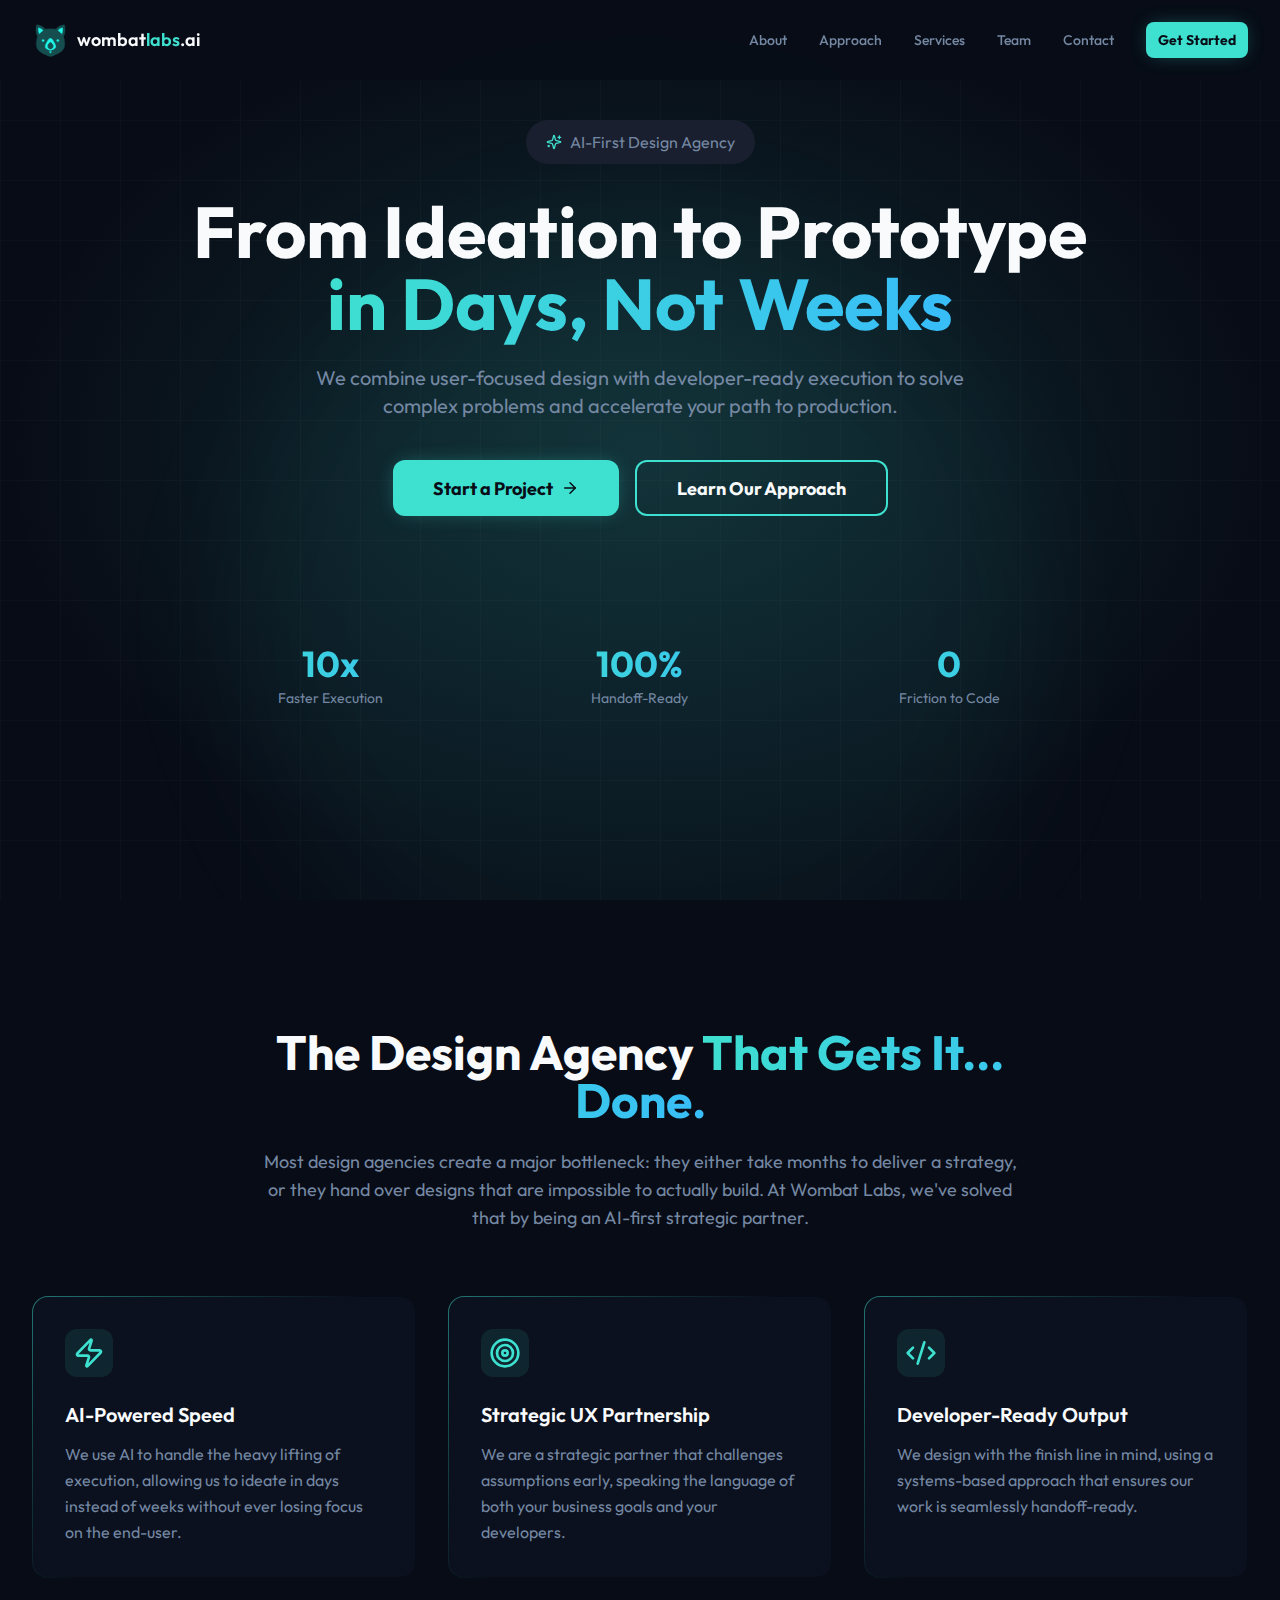
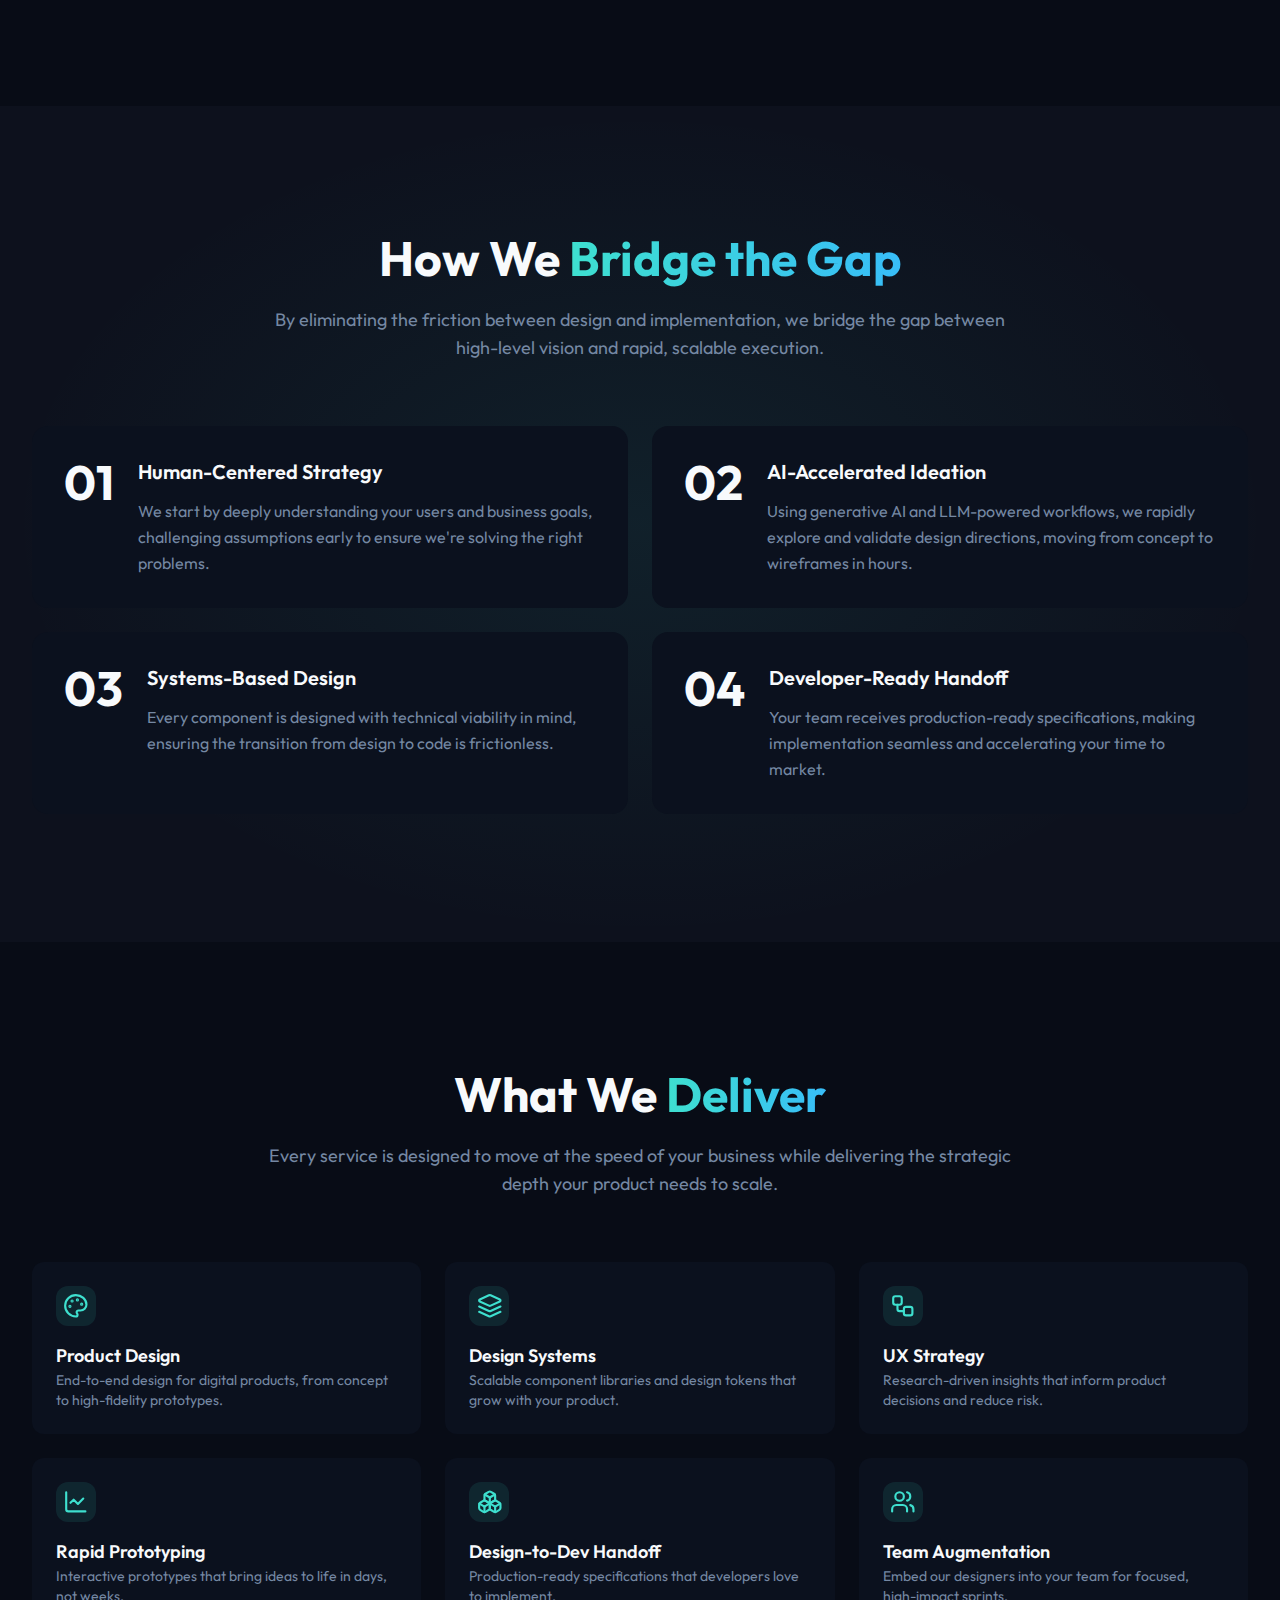
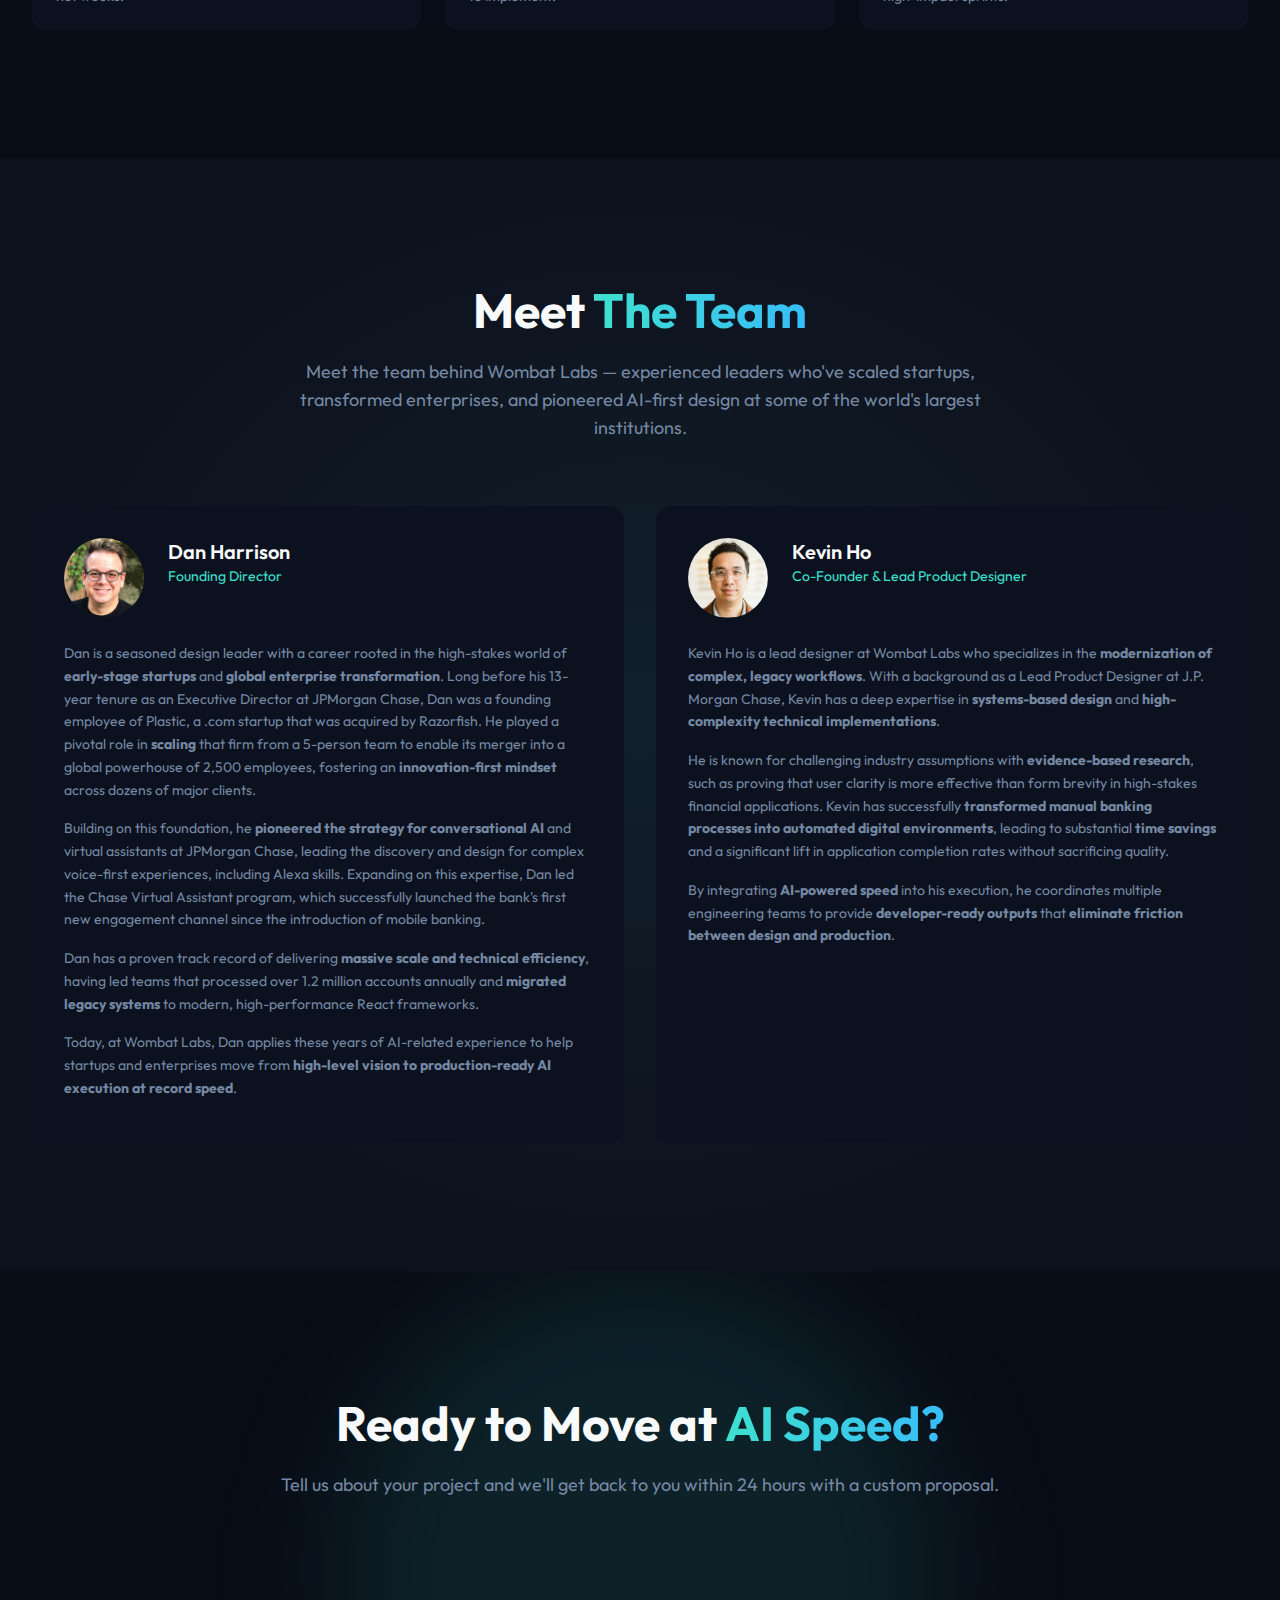
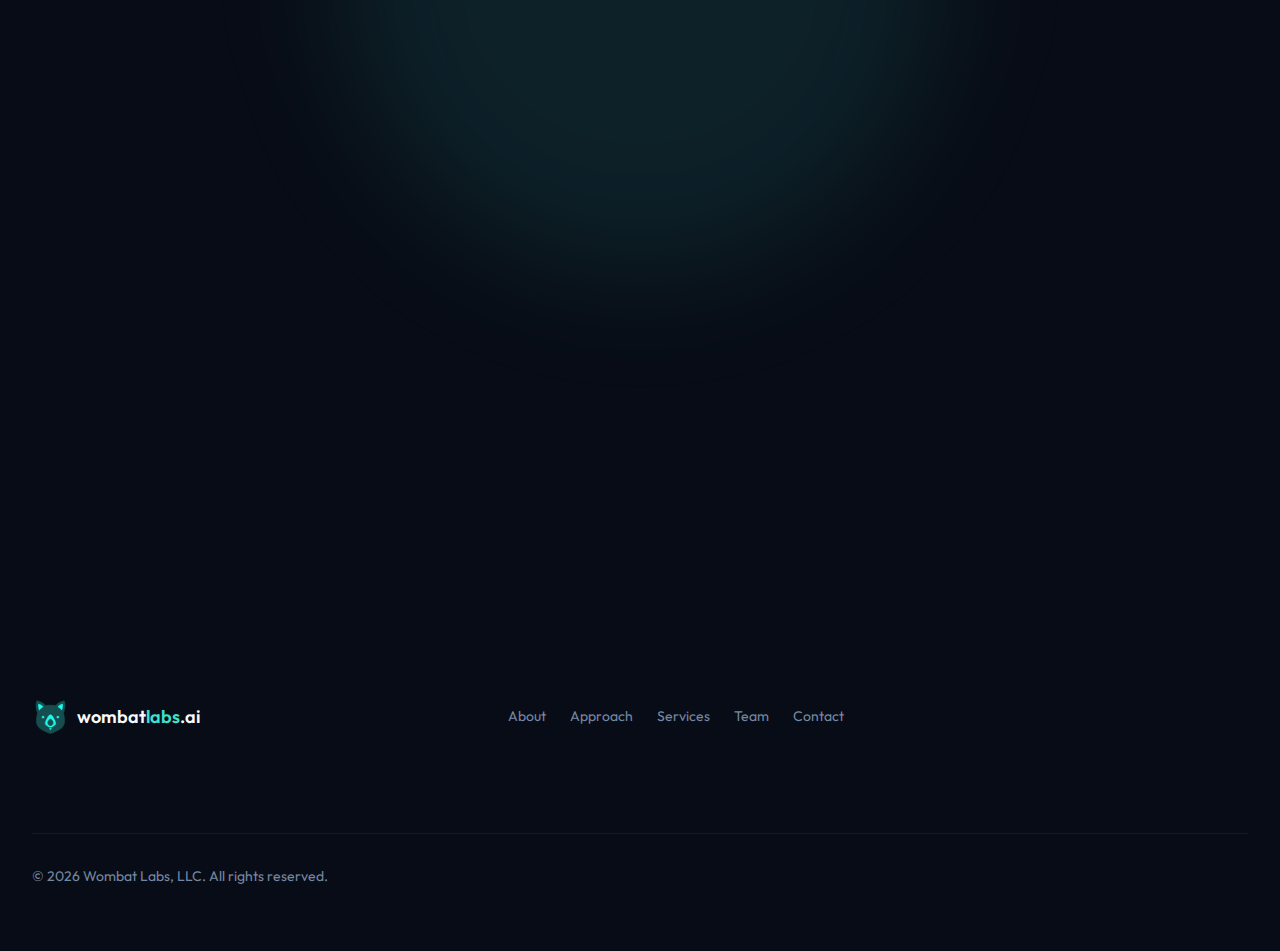
<file: index.html>
<!DOCTYPE html>
<html lang="en">
<head>
    <meta charset="UTF-8">
    <meta name="viewport" content="width=device-width, initial-scale=1.0">
    <title>Wombat Labs | AI-First Design</title>
    <meta name="description" content="Wombat Labs: An AI-first strategic design partner, combining user-focused design with developer-ready execution. Go from ideation to prototype in days, not weeks.">
    
    <!-- Open Graph / Facebook -->
    <meta property="og:type" content="website">
    <meta property="og:url" content="https://wombatlabs.ai/">
    <meta property="og:title" content="Wombatlabs.ai | AI-First Design Agency">
    <meta property="og:description" content="Wombat Labs: An AI-first strategic design partner, combining user-focused design with developer-ready execution. Go from ideation to prototype in days, not weeks.">
    <meta property="og:image" content="https://wombatlabs.ai/site.png">
    
    <!-- Twitter -->
    <meta property="twitter:card" content="summary_large_image">
    <meta property="twitter:url" content="https://wombatlabs.ai/">
    <meta property="twitter:title" content="Wombatlabs.ai | AI-First Design Agency">
    <meta property="twitter:description" content="Wombat Labs: An AI-first strategic design partner, combining user-focused design with developer-ready execution. Go from ideation to prototype in days, not weeks.">
    <meta property="twitter:image" content="https://wombatlabs.ai/site.png">
    
    <link rel="icon" type="image/png" href="wombat-logo.png">
    <link rel="shortcut icon" type="image/png" href="wombat-logo.png">
    <link rel="apple-touch-icon" href="wombat-logo.png">
    <link rel="preconnect" href="https://fonts.googleapis.com">
    <link rel="preconnect" href="https://fonts.gstatic.com" crossorigin>
    <link href="https://fonts.googleapis.com/css2?family=Outfit:wght@300;400;500;600;700;800&display=swap" rel="stylesheet">
    <link rel="stylesheet" href="styles.css">
    
    <!-- Google Schema Markup -->
    <script type="application/ld+json">
    {
      "@context": "https://schema.org",
      "@type": "ProfessionalService",
      "name": "Wombat Labs",
      "url": "https://www.wombatlabs.ai",
      "logo": "https://www.wombatlabs.ai/wombatlabs-logo.png",
      "image": "https://www.wombatlabs.ai/site.png",
      "description": "An AI-first strategic design partner combining user-focused design with developer-ready execution.",
      "founder": [
        {
          "@type": "Person",
          "name": "Dan Harrison"
        },
        {
          "@type": "Person",
          "name": "Kevin Ho"
        }
      ],
      "knowsAbout": [
        "UX Design",
        "User Research",
        "Product Design",
        "AI Strategy",
        "Rapid Prototyping",
        "Design Systems"
      ],
      "offers": {
        "@type": "Offer",
        "itemOffered": {
          "@type": "Service",
          "name": "AI-First UX Design"
        }
      }
    }
    </script>
</head>
<body>
    <main class="min-h-screen bg-background">
        <!-- Navigation -->
        <nav class="fixed top-0 left-0 right-0 z-50 bg-background/80 backdrop-blur-xl border-b border-border/50">
            <div class="section-container">
                <div class="flex items-center justify-between h-20 md:h-24">
                    <a href="#" class="flex items-center gap-2 group logo-link">
                        <div class="logo-icon">
                            <img src="wombat-logo.png" alt="Wombatlabs logo" style="width: 100%; height: 100%; object-fit: contain;">
                        </div>
                        <span class="font-semibold text-lg logo-text">wombat<span class="text-primary">labs</span>.ai</span>
                    </a>
                    <div class="hidden md:flex items-center gap-8">
                        <a href="#about" class="nav-link text-sm font-medium">About</a>
                        <a href="#approach" class="nav-link text-sm font-medium">Approach</a>
                        <a href="#services" class="nav-link text-sm font-medium">Services</a>
                        <a href="#team" class="nav-link text-sm font-medium">Team</a>
                        <a href="#contact" class="nav-link text-sm font-medium">Contact</a>
                        <a href="#contact" class="btn-primary">Get Started</a>
                    </div>
                </div>
            </div>
        </nav>

        <!-- Hero Section -->
        <section class="relative min-h-screen flex items-start justify-center pt-28 overflow-hidden">
            <div class="absolute inset-0 bg-gradient-radial pointer-events-none"></div>
            <div class="absolute top-1/4 left-1/2 -translate-x-1/2 w-[800px] h-[800px] bg-primary/5 rounded-full blur-3xl animate-glow-pulse"></div>
            <div class="absolute inset-0 opacity-[0.02] grid-pattern"></div>
            <div class="section-container relative z-10 pt-2">
                <div class="max-w-4xl mx-auto text-center">
                    <div class="badge-container inline-flex items-center gap-2 px-5 py-2.5 rounded-full bg-secondary border border-border mb-8 animate-fade-in">
                        <svg xmlns="http://www.w3.org/2000/svg" width="24" height="24" viewBox="0 0 24 24" fill="none" stroke="currentColor" stroke-width="2" stroke-linecap="round" stroke-linejoin="round" class="lucide lucide-sparkles w-5 h-5 text-primary">
                            <path d="M9.937 15.5A2 2 0 0 0 8.5 14.063l-6.135-1.582a.5.5 0 0 1 0-.962L8.5 9.936A2 2 0 0 0 9.937 8.5l1.582-6.135a.5.5 0 0 1 .963 0L14.063 8.5A2 2 0 0 0 15.5 9.937l6.135 1.581a.5.5 0 0 1 0 .964L15.5 14.063a2 2 0 0 0-1.437 1.437l-1.582 6.135a.5.5 0 0 1-.963 0z"></path>
                            <path d="M20 3v4"></path>
                            <path d="M22 5h-4"></path>
                            <path d="M4 17v2"></path>
                            <path d="M5 18H3"></path>
                        </svg>
                        <span class="text-base text-muted-foreground">AI-First Design Agency</span>
                    </div>
                    <h1 class="text-4xl sm:text-5xl md:text-6xl lg:text-7xl font-bold leading-tight mb-6 opacity-0 animate-fade-in-up" style="animation-delay: 0.1s;">
                        From Ideation to Prototype <span class="text-gradient">in Days, Not Weeks</span>
                    </h1>
                    <p class="text-lg md:text-xl text-muted-foreground max-w-2xl mx-auto mb-10 opacity-0 animate-fade-in-up" style="animation-delay: 0.2s;">
                        We combine user-focused design with developer-ready execution to solve complex problems and accelerate your path to production.
                    </p>
                    <div class="flex flex-col sm:flex-row items-center justify-center gap-4 opacity-0 animate-fade-in-up" style="animation-delay: 0.3s;">
                        <a href="#contact" class="btn-primary btn-large">
                            Start a Project
                            <svg xmlns="http://www.w3.org/2000/svg" width="24" height="24" viewBox="0 0 24 24" fill="none" stroke="currentColor" stroke-width="2" stroke-linecap="round" stroke-linejoin="round" class="lucide lucide-arrow-right w-5 h-5">
                                <path d="M5 12h14"></path>
                                <path d="m12 5 7 7-7 7"></path>
                            </svg>
                        </a>
                        <a href="#approach" class="btn-secondary btn-large" style="text-decoration: none;">
                            Learn Our Approach
                        </a>
                    </div>
                    <div class="grid grid-cols-3 gap-8 mt-20 pt-12 border-t border-border/50 opacity-0 animate-fade-in-up" style="animation-delay: 0.4s;">
                        <div>
                            <div class="text-3xl md:text-4xl font-bold text-gradient">10x</div>
                            <div class="text-sm text-muted-foreground mt-1">Faster Execution</div>
                        </div>
                        <div>
                            <div class="text-3xl md:text-4xl font-bold text-gradient">100%</div>
                            <div class="text-sm text-muted-foreground mt-1">Handoff-Ready</div>
                        </div>
                        <div>
                            <div class="text-3xl md:text-4xl font-bold text-gradient">0</div>
                            <div class="text-sm text-muted-foreground mt-1">Friction to Code</div>
                        </div>
                    </div>
                </div>
            </div>
        </section>

        <!-- About Section -->
        <section id="about" class="py-24 md:py-32 relative">
            <div class="section-container">
                <div class="max-w-3xl mx-auto text-center mb-16">
                    <h2 class="text-3xl md:text-4xl lg:text-5xl font-bold mb-6">
                        The Design Agency <span class="text-gradient">That Gets It... Done.</span>
                    </h2>
                    <p class="text-lg text-muted-foreground">
                        Most design agencies create a major bottleneck: they either take months to deliver a strategy, or they hand over designs that are impossible to actually build. At Wombat Labs, we've solved that by being an AI-first strategic partner.
                    </p>
                </div>
                <div class="grid md:grid-cols-3 gap-6 lg:gap-8">
                    <div class="group relative p-8 rounded-2xl bg-card border-gradient hover:glow-primary-sm transition-all duration-500">
                        <div class="w-12 h-12 rounded-xl bg-primary/10 flex items-center justify-center mb-6 group-hover:bg-primary/20 transition-colors">
                            <svg xmlns="http://www.w3.org/2000/svg" width="24" height="24" viewBox="0 0 24 24" fill="none" stroke="currentColor" stroke-width="2" stroke-linecap="round" stroke-linejoin="round" class="lucide lucide-zap text-primary" style="width: 2rem; height: 2rem;">
                                <path d="M4 14a1 1 0 0 1-.78-1.63l9.9-10.2a.5.5 0 0 1 .86.46l-1.92 6.02A1 1 0 0 0 13 10h7a1 1 0 0 1 .78 1.63l-9.9 10.2a.5.5 0 0 1-.86-.46l1.92-6.02A1 1 0 0 0 11 14z"></path>
                            </svg>
                        </div>
                        <h3 class="text-xl font-semibold mb-3">AI-Powered Speed</h3>
                        <p class="text-muted-foreground leading-relaxed">
                            We use AI to handle the heavy lifting of execution, allowing us to ideate in days instead of weeks without ever losing focus on the end-user.
                        </p>
                    </div>
                    <div class="group relative p-8 rounded-2xl bg-card border-gradient hover:glow-primary-sm transition-all duration-500">
                        <div class="w-12 h-12 rounded-xl bg-primary/10 flex items-center justify-center mb-6 group-hover:bg-primary/20 transition-colors">
                            <svg xmlns="http://www.w3.org/2000/svg" width="24" height="24" viewBox="0 0 24 24" fill="none" stroke="currentColor" stroke-width="2" stroke-linecap="round" stroke-linejoin="round" class="lucide lucide-target text-primary" style="width: 2rem; height: 2rem;">
                                <circle cx="12" cy="12" r="10"></circle>
                                <circle cx="12" cy="12" r="6"></circle>
                                <circle cx="12" cy="12" r="2"></circle>
                            </svg>
                        </div>
                        <h3 class="text-xl font-semibold mb-3">Strategic UX Partnership</h3>
                        <p class="text-muted-foreground leading-relaxed">
                            We are a strategic partner that challenges assumptions early, speaking the language of both your business goals and your developers.
                        </p>
                    </div>
                    <div class="group relative p-8 rounded-2xl bg-card border-gradient hover:glow-primary-sm transition-all duration-500">
                        <div class="w-12 h-12 rounded-xl bg-primary/10 flex items-center justify-center mb-6 group-hover:bg-primary/20 transition-colors">
                            <svg xmlns="http://www.w3.org/2000/svg" width="24" height="24" viewBox="0 0 24 24" fill="none" stroke="currentColor" stroke-width="2" stroke-linecap="round" stroke-linejoin="round" class="lucide lucide-code-xml text-primary" style="width: 2rem; height: 2rem;">
                                <path d="m18 16 4-4-4-4"></path>
                                <path d="m6 8-4 4 4 4"></path>
                                <path d="m14.5 4-5 16"></path>
                            </svg>
                        </div>
                        <h3 class="text-xl font-semibold mb-3">Developer-Ready Output</h3>
                        <p class="text-muted-foreground leading-relaxed">
                            We design with the finish line in mind, using a systems-based approach that ensures our work is seamlessly handoff-ready.
                        </p>
                    </div>
                </div>
            </div>
        </section>

        <!-- Approach Section -->
        <section id="approach" class="py-24 md:py-32 bg-secondary/30 relative">
            <div class="absolute inset-0 bg-gradient-radial opacity-50 pointer-events-none"></div>
            <div class="section-container relative">
                <div class="max-w-3xl mx-auto mb-16 text-center">
                    <h2 class="text-3xl md:text-4xl lg:text-5xl font-bold mb-6">
                        How We <span class="text-gradient">Bridge the Gap</span>
                    </h2>
                    <p class="text-lg text-muted-foreground">
                        By eliminating the friction between design and implementation, we bridge the gap between high-level vision and rapid, scalable execution.
                    </p>
                </div>
                <div class="grid lg:grid-cols-2 gap-6">
                    <div class="group relative p-8 rounded-2xl bg-card border border-border hover:border-primary/50 transition-all duration-300">
                        <div class="flex items-start gap-6">
                            <span class="text-5xl font-bold text-primary/20 group-hover:text-primary/40 transition-colors">01</span>
                            <div class="flex-1">
                                <h3 class="text-xl font-semibold mb-3 flex items-center gap-2">
                                    Human-Centered Strategy
                                    <svg xmlns="http://www.w3.org/2000/svg" width="24" height="24" viewBox="0 0 24 24" fill="none" stroke="currentColor" stroke-width="2" stroke-linecap="round" stroke-linejoin="round" class="lucide lucide-arrow-right w-4 h-4 text-primary arrow-hover">
                                        <path d="M5 12h14"></path>
                                        <path d="m12 5 7 7-7 7"></path>
                                    </svg>
                                </h3>
                                <p class="text-muted-foreground leading-relaxed">
                                    We start by deeply understanding your users and business goals, challenging assumptions early to ensure we're solving the right problems.
                                </p>
                            </div>
                        </div>
                    </div>
                    <div class="group relative p-8 rounded-2xl bg-card border border-border hover:border-primary/50 transition-all duration-300">
                        <div class="flex items-start gap-6">
                            <span class="text-5xl font-bold text-primary/20 group-hover:text-primary/40 transition-colors">02</span>
                            <div class="flex-1">
                                <h3 class="text-xl font-semibold mb-3 flex items-center gap-2">
                                    AI-Accelerated Ideation
                                    <svg xmlns="http://www.w3.org/2000/svg" width="24" height="24" viewBox="0 0 24 24" fill="none" stroke="currentColor" stroke-width="2" stroke-linecap="round" stroke-linejoin="round" class="lucide lucide-arrow-right w-4 h-4 text-primary arrow-hover">
                                        <path d="M5 12h14"></path>
                                        <path d="m12 5 7 7-7 7"></path>
                                    </svg>
                                </h3>
                                <p class="text-muted-foreground leading-relaxed">
                                    Using generative AI and LLM-powered workflows, we rapidly explore and validate design directions, moving from concept to wireframes in hours.
                                </p>
                            </div>
                        </div>
                    </div>
                    <div class="group relative p-8 rounded-2xl bg-card border border-border hover:border-primary/50 transition-all duration-300">
                        <div class="flex items-start gap-6">
                            <span class="text-5xl font-bold text-primary/20 group-hover:text-primary/40 transition-colors">03</span>
                            <div class="flex-1">
                                <h3 class="text-xl font-semibold mb-3 flex items-center gap-2">
                                    Systems-Based Design
                                    <svg xmlns="http://www.w3.org/2000/svg" width="24" height="24" viewBox="0 0 24 24" fill="none" stroke="currentColor" stroke-width="2" stroke-linecap="round" stroke-linejoin="round" class="lucide lucide-arrow-right w-4 h-4 text-primary arrow-hover">
                                        <path d="M5 12h14"></path>
                                        <path d="m12 5 7 7-7 7"></path>
                                    </svg>
                                </h3>
                                <p class="text-muted-foreground leading-relaxed">
                                    Every component is designed with technical viability in mind, ensuring the transition from design to code is frictionless.
                                </p>
                            </div>
                        </div>
                    </div>
                    <div class="group relative p-8 rounded-2xl bg-card border border-border hover:border-primary/50 transition-all duration-300">
                        <div class="flex items-start gap-6">
                            <span class="text-5xl font-bold text-primary/20 group-hover:text-primary/40 transition-colors">04</span>
                            <div class="flex-1">
                                <h3 class="text-xl font-semibold mb-3 flex items-center gap-2">
                                    Developer-Ready Handoff
                                    <svg xmlns="http://www.w3.org/2000/svg" width="24" height="24" viewBox="0 0 24 24" fill="none" stroke="currentColor" stroke-width="2" stroke-linecap="round" stroke-linejoin="round" class="lucide lucide-arrow-right w-4 h-4 text-primary arrow-hover">
                                        <path d="M5 12h14"></path>
                                        <path d="m12 5 7 7-7 7"></path>
                                    </svg>
                                </h3>
                                <p class="text-muted-foreground leading-relaxed">
                                    Your team receives production-ready specifications, making implementation seamless and accelerating your time to market.
                                </p>
                            </div>
                        </div>
                    </div>
                </div>
            </div>
        </section>

        <!-- Services Section -->
        <section id="services" class="py-24 md:py-32 relative">
            <div class="section-container">
                <div class="max-w-3xl mx-auto text-center mb-16">
                    <h2 class="text-3xl md:text-4xl lg:text-5xl font-bold mb-6">
                        What We <span class="text-gradient">Deliver</span>
                    </h2>
                    <p class="text-lg text-muted-foreground">
                        Every service is designed to move at the speed of your business while delivering the strategic depth your product needs to scale.
                    </p>
                </div>
                <div class="grid sm:grid-cols-2 lg:grid-cols-3 gap-6">
                    <div class="group p-6 rounded-xl bg-card border border-border hover:border-primary/30 hover:bg-secondary/50 transition-all duration-300">
                        <div class="w-10 h-10 rounded-lg bg-primary/10 flex items-center justify-center mb-4 group-hover:scale-110 transition-transform">
                            <svg xmlns="http://www.w3.org/2000/svg" width="24" height="24" viewBox="0 0 24 24" fill="none" stroke="currentColor" stroke-width="2" stroke-linecap="round" stroke-linejoin="round" class="lucide lucide-palette text-primary" style="width: 1.6rem; height: 1.6rem;">
                                <circle cx="13.5" cy="6.5" r=".5" fill="currentColor"></circle>
                                <circle cx="17.5" cy="10.5" r=".5" fill="currentColor"></circle>
                                <circle cx="8.5" cy="7.5" r=".5" fill="currentColor"></circle>
                                <circle cx="6.5" cy="12.5" r=".5" fill="currentColor"></circle>
                                <path d="M12 2C6.5 2 2 6.5 2 12s4.5 10 10 10c.926 0 1.648-.746 1.648-1.688 0-.437-.18-.835-.437-1.125-.29-.289-.438-.652-.438-1.125a1.64 1.64 0 0 1 1.668-1.668h1.996c3.051 0 5.555-2.503 5.555-5.554C21.965 6.012 17.461 2 12 2z"></path>
                            </svg>
                        </div>
                        <h3 class="text-lg font-semibold mb-2">Product Design</h3>
                        <p class="text-sm text-muted-foreground">End-to-end design for digital products, from concept to high-fidelity prototypes.</p>
                    </div>
                    <div class="group p-6 rounded-xl bg-card border border-border hover:border-primary/30 hover:bg-secondary/50 transition-all duration-300">
                        <div class="w-10 h-10 rounded-lg bg-primary/10 flex items-center justify-center mb-4 group-hover:scale-110 transition-transform">
                            <svg xmlns="http://www.w3.org/2000/svg" width="24" height="24" viewBox="0 0 24 24" fill="none" stroke="currentColor" stroke-width="2" stroke-linecap="round" stroke-linejoin="round" class="lucide lucide-layers text-primary" style="width: 1.6rem; height: 1.6rem;">
                                <path d="m12.83 2.18a2 2 0 0 0-1.66 0L2.6 6.08a1 1 0 0 0 0 1.83l8.58 3.91a2 2 0 0 0 1.66 0l8.58-3.9a1 1 0 0 0 0-1.83Z"></path>
                                <path d="m22 17.65-9.17 4.16a2 2 0 0 1-1.66 0L2 17.65"></path>
                                <path d="m22 12.65-9.17 4.16a2 2 0 0 1-1.66 0L2 12.65"></path>
                            </svg>
                        </div>
                        <h3 class="text-lg font-semibold mb-2">Design Systems</h3>
                        <p class="text-sm text-muted-foreground">Scalable component libraries and design tokens that grow with your product.</p>
                    </div>
                    <div class="group p-6 rounded-xl bg-card border border-border hover:border-primary/30 hover:bg-secondary/50 transition-all duration-300">
                        <div class="w-10 h-10 rounded-lg bg-primary/10 flex items-center justify-center mb-4 group-hover:scale-110 transition-transform">
                            <svg xmlns="http://www.w3.org/2000/svg" width="24" height="24" viewBox="0 0 24 24" fill="none" stroke="currentColor" stroke-width="2" stroke-linecap="round" stroke-linejoin="round" class="lucide lucide-workflow text-primary" style="width: 1.6rem; height: 1.6rem;">
                                <rect width="8" height="8" x="3" y="3" rx="2"></rect>
                                <path d="M7 11v4a2 2 0 0 0 2 2h4"></path>
                                <rect width="8" height="8" x="13" y="13" rx="2"></rect>
                            </svg>
                        </div>
                        <h3 class="text-lg font-semibold mb-2">UX Strategy</h3>
                        <p class="text-sm text-muted-foreground">Research-driven insights that inform product decisions and reduce risk.</p>
                    </div>
                    <div class="group p-6 rounded-xl bg-card border border-border hover:border-primary/30 hover:bg-secondary/50 transition-all duration-300">
                        <div class="w-10 h-10 rounded-lg bg-primary/10 flex items-center justify-center mb-4 group-hover:scale-110 transition-transform">
                            <svg xmlns="http://www.w3.org/2000/svg" width="24" height="24" viewBox="0 0 24 24" fill="none" stroke="currentColor" stroke-width="2" stroke-linecap="round" stroke-linejoin="round" class="lucide lucide-chart-line text-primary" style="width: 1.6rem; height: 1.6rem;">
                                <path d="M3 3v16a2 2 0 0 0 2 2h16"></path>
                                <path d="m19 9-5 5-4-4-3 3"></path>
                            </svg>
                        </div>
                        <h3 class="text-lg font-semibold mb-2">Rapid Prototyping</h3>
                        <p class="text-sm text-muted-foreground">Interactive prototypes that bring ideas to life in days, not weeks.</p>
                    </div>
                    <div class="group p-6 rounded-xl bg-card border border-border hover:border-primary/30 hover:bg-secondary/50 transition-all duration-300">
                        <div class="w-10 h-10 rounded-lg bg-primary/10 flex items-center justify-center mb-4 group-hover:scale-110 transition-transform">
                            <svg xmlns="http://www.w3.org/2000/svg" width="24" height="24" viewBox="0 0 24 24" fill="none" stroke="currentColor" stroke-width="2" stroke-linecap="round" stroke-linejoin="round" class="lucide lucide-boxes text-primary" style="width: 1.6rem; height: 1.6rem;">
                                <path d="M2.97 12.92A2 2 0 0 0 2 14.63v3.24a2 2 0 0 0 .97 1.71l3 1.8a2 2 0 0 0 2.06 0L12 19v-5.5l-5-3-4.03 2.42Z"></path>
                                <path d="m7 16.5-4.74-2.85"></path>
                                <path d="m7 16.5 5-3"></path>
                                <path d="M7 16.5v5.17"></path>
                                <path d="M12 13.5V19l3.97 2.38a2 2 0 0 0 2.06 0l3-1.8a2 2 0 0 0 .97-1.71v-3.24a2 2 0 0 0-.97-1.71L17 10.5l-5 3Z"></path>
                                <path d="m17 16.5-5-3"></path>
                                <path d="m17 16.5 4.74-2.85"></path>
                                <path d="M17 16.5v5.17"></path>
                                <path d="M7.97 4.42A2 2 0 0 0 7 6.13v4.37l5 3 5-3V6.13a2 2 0 0 0-.97-1.71l-3-1.8a2 2 0 0 0-2.06 0l-3 1.8Z"></path>
                                <path d="M12 8 7.26 5.15"></path>
                                <path d="m12 8 4.74-2.85"></path>
                                <path d="M12 13.5V8"></path>
                            </svg>
                        </div>
                        <h3 class="text-lg font-semibold mb-2">Design-to-Dev Handoff</h3>
                        <p class="text-sm text-muted-foreground">Production-ready specifications that developers love to implement.</p>
                    </div>
                    <div class="group p-6 rounded-xl bg-card border border-border hover:border-primary/30 hover:bg-secondary/50 transition-all duration-300">
                        <div class="w-10 h-10 rounded-lg bg-primary/10 flex items-center justify-center mb-4 group-hover:scale-110 transition-transform">
                            <svg xmlns="http://www.w3.org/2000/svg" width="24" height="24" viewBox="0 0 24 24" fill="none" stroke="currentColor" stroke-width="2" stroke-linecap="round" stroke-linejoin="round" class="lucide lucide-users text-primary" style="width: 1.6rem; height: 1.6rem;">
                                <path d="M16 21v-2a4 4 0 0 0-4-4H6a4 4 0 0 0-4 4v2"></path>
                                <circle cx="9" cy="7" r="4"></circle>
                                <path d="M22 21v-2a4 4 0 0 0-3-3.87"></path>
                                <path d="M16 3.13a4 4 0 0 1 0 7.75"></path>
                            </svg>
                        </div>
                        <h3 class="text-lg font-semibold mb-2">Team Augmentation</h3>
                        <p class="text-sm text-muted-foreground">Embed our designers into your team for focused, high-impact sprints.</p>
                    </div>
                </div>
            </div>
        </section>

        <!-- Team Section -->
        <section id="team" class="py-24 md:py-32 relative bg-secondary/30">
            <div class="absolute inset-0 bg-gradient-radial opacity-50 pointer-events-none"></div>
            <div class="section-container relative">
                <div class="max-w-3xl mx-auto text-center mb-16">
                    <h2 class="text-3xl md:text-4xl lg:text-5xl font-bold mb-6">
                        Meet <span class="text-gradient">The Team</span>
                    </h2>
                    <p class="text-lg text-muted-foreground">
                        Meet the team behind Wombat Labs — experienced leaders who've scaled startups, transformed enterprises, and pioneered AI-first design at some of the world's largest institutions.
                    </p>
                </div>
                <div class="grid sm:grid-cols-1 lg:grid-cols-2 gap-8 max-w-5xl mx-auto">
                    <div class="group relative p-8 rounded-2xl bg-card border border-border hover:border-primary/50 hover:glow-primary-sm transition-all duration-300">
                        <div class="flex items-start gap-6 mb-6">
                            <div class="w-20 h-20 rounded-full overflow-hidden flex-shrink-0 border-2 border-primary/30" style="width: 80px; height: 80px; min-width: 80px; min-height: 80px;">
                                <img src="dan-harrison.jpg" alt="Dan Harrison" style="width: 100%; height: 100%; object-fit: cover; object-position: center;">
                            </div>
                            <div class="flex-1">
                                <h3 class="text-xl font-semibold mb-2">Dan Harrison</h3>
                                <p class="text-sm text-primary mb-0">Founding Director</p>
                            </div>
                        </div>
                        <div class="bio-content">
                            <p class="text-sm text-muted-foreground leading-relaxed" style="margin-bottom: 0.7rem;">
                                Dan is a seasoned design leader with a career rooted in the high-stakes world of <strong>early-stage startups</strong> and <strong>global enterprise transformation</strong>. Long before his 13-year tenure as an Executive Director at JPMorgan Chase, Dan was a founding employee of Plastic, a .com startup that was acquired by Razorfish. He played a pivotal role in <strong>scaling</strong> that firm from a 5-person team to enable its merger into a global powerhouse of 2,500 employees, fostering an <strong>innovation-first mindset</strong> across dozens of major clients.
                            </p>
                            <div class="bio-expandable" style="display: none;">
                                <p class="text-sm text-muted-foreground leading-relaxed" style="margin-top: 1rem; margin-bottom: 1rem;">
                                    Building on this foundation, he <strong>pioneered the strategy for conversational AI</strong> and virtual assistants at JPMorgan Chase, leading the discovery and design for complex voice-first experiences, including Alexa skills. Expanding on this expertise, Dan led the Chase Virtual Assistant program, which successfully launched the bank's first new engagement channel since the introduction of mobile banking.
                                </p>
                                <p class="text-sm text-muted-foreground leading-relaxed" style="margin-top: 1rem; margin-bottom: 1rem;">
                                    Dan has a proven track record of delivering <strong>massive scale and technical efficiency</strong>, having led teams that processed over 1.2 million accounts annually and <strong>migrated legacy systems</strong> to modern, high-performance React frameworks.
                                </p>
                                <p class="text-sm text-muted-foreground leading-relaxed" style="margin-top: 1rem; margin-bottom: 0.7rem;">
                                    Today, at Wombat Labs, Dan applies these years of AI-related experience to help startups and enterprises move from <strong>high-level vision to production-ready AI execution at record speed</strong>.
                                </p>
                            </div>
                        </div>
                        <button class="bio-toggle-btn text-primary text-sm font-medium mt-4" onclick="toggleBio(this)">
                            <span class="bio-toggle-text">more</span><svg class="bio-toggle-arrow" xmlns="http://www.w3.org/2000/svg" width="16" height="16" viewBox="0 0 24 24" fill="none" stroke="currentColor" stroke-width="2" stroke-linecap="round" stroke-linejoin="round" style="display: inline-block; vertical-align: middle;">
                                <path d="m6 9 6 6 6-6"></path>
                            </svg>
                        </button>
                    </div>
                    <div class="group relative p-8 rounded-2xl bg-card border border-border hover:border-primary/50 hover:glow-primary-sm transition-all duration-300">
                        <div class="flex items-start gap-6 mb-6">
                            <div class="w-20 h-20 rounded-full overflow-hidden flex-shrink-0 border-2 border-primary/30" style="width: 80px; height: 80px; min-width: 80px; min-height: 80px;">
                                <img src="kevin-ho.jpg" alt="Kevin Ho" style="width: 100%; height: 100%; object-fit: cover; object-position: center;">
                            </div>
                            <div class="flex-1">
                                <h3 class="text-xl font-semibold mb-2">Kevin Ho</h3>
                                <p class="text-sm text-primary mb-0">Co-Founder & Lead Product Designer</p>
                            </div>
                        </div>
                        <div class="bio-content">
                            <p class="text-sm text-muted-foreground leading-relaxed" style="margin-bottom: 0.7rem;">
                                Kevin Ho is a lead designer at Wombat Labs who specializes in the <strong>modernization of complex, legacy workflows</strong>. With a background as a Lead Product Designer at J.P. Morgan Chase, Kevin has a deep expertise in <strong>systems-based design</strong> and <strong>high-complexity technical implementations</strong>.
                            </p>
                            <div class="bio-expandable" style="display: none;">
                                <p class="text-sm text-muted-foreground leading-relaxed" style="margin-top: 1rem; margin-bottom: 1rem;">
                                    He is known for challenging industry assumptions with <strong>evidence-based research</strong>, such as proving that user clarity is more effective than form brevity in high-stakes financial applications. Kevin has successfully <strong>transformed manual banking processes into automated digital environments</strong>, leading to substantial <strong>time savings</strong> and a significant lift in application completion rates without sacrificing quality.
                                </p>
                                <p class="text-sm text-muted-foreground leading-relaxed" style="margin-top: 1rem; margin-bottom: 0.7rem;">
                                    By integrating <strong>AI-powered speed</strong> into his execution, he coordinates multiple engineering teams to provide <strong>developer-ready outputs</strong> that <strong>eliminate friction between design and production</strong>.
                                </p>
                            </div>
                        </div>
                        <button class="bio-toggle-btn text-primary text-sm font-medium mt-4" onclick="toggleBio(this)">
                            <span class="bio-toggle-text">more</span><svg class="bio-toggle-arrow" xmlns="http://www.w3.org/2000/svg" width="16" height="16" viewBox="0 0 24 24" fill="none" stroke="currentColor" stroke-width="2" stroke-linecap="round" stroke-linejoin="round" style="display: inline-block; vertical-align: middle;">
                                <path d="m6 9 6 6 6-6"></path>
                            </svg>
                        </button>
                    </div>
                </div>
            </div>
        </section>

        <!-- Contact Section -->
        <section id="contact" class="py-24 md:py-32 relative overflow-hidden">
            <div class="absolute top-0 left-1/2 -translate-x-1/2 w-[600px] h-[600px] bg-primary/10 rounded-full blur-3xl"></div>
            <div class="section-container relative">
                <div class="max-w-3xl mx-auto">
                    <div class="text-center mb-10">
                        <h2 class="text-3xl md:text-4xl lg:text-5xl font-bold mb-6">
                            Ready to Move at <span class="text-gradient">AI Speed?</span>
                        </h2>
                        <p class="text-lg text-muted-foreground">
                            Tell us about your project and we'll get back to you within 24 hours with a custom proposal.
                        </p>
                    </div>
                    
                    <form class="text-left max-w-4xl mx-auto" id="contact-form" action="https://formspree.io/f/xlgeyqey" method="POST" novalidate>
                        <div class="grid grid-cols-1 md:grid-cols-2 gap-5 mb-5">
                            <!-- Name -->
                            <div class="form-field-animate" style="margin-bottom: 0.5rem; opacity: 0; animation: fade-in-up 0.6s ease-out 0.1s forwards;">
                                <label for="contact-name" class="block text-sm font-medium mb-5 text-foreground" style="margin-bottom: 2rem;">Name <span class="text-primary">*</span></label>
                                <input type="text" id="contact-name" name="name" required placeholder="John Doe" style="margin-top: 0.5rem;"
                                    class="w-full px-4 py-3.5 rounded-lg bg-card border border-border text-foreground placeholder:text-muted-foreground focus:outline-none focus:ring-2 focus:ring-primary focus:border-primary transition-all">
                            </div>
                            
                            <!-- Email -->
                            <div class="form-field-animate" style="margin-bottom: 0.5rem; opacity: 0; animation: fade-in-up 0.6s ease-out 0.2s forwards;">
                                <label for="contact-email" class="block text-sm font-medium mb-5 text-foreground" style="margin-bottom: 2rem;">Email <span class="text-primary">*</span></label>
                                <input type="email" id="contact-email" name="email" required placeholder="john@company.com" style="margin-top: 0.5rem;"
                                    class="w-full px-4 py-3.5 rounded-lg bg-card border border-border text-foreground placeholder:text-muted-foreground focus:outline-none focus:ring-2 focus:ring-primary focus:border-primary transition-all">
                            </div>
                            
                            <!-- Company -->
                            <div class="form-field-animate" style="margin-bottom: 0.5rem; opacity: 0; animation: fade-in-up 0.6s ease-out 0.3s forwards;">
                                <label for="contact-company" class="block text-sm font-medium mb-5 text-foreground" style="margin-bottom: 2rem;">Company</label>
                                <input type="text" id="contact-company" name="company" placeholder="Acme Inc." style="margin-top: 0.5rem;"
                                    class="w-full px-4 py-3.5 rounded-lg bg-card border border-border text-foreground placeholder:text-muted-foreground focus:outline-none focus:ring-2 focus:ring-primary focus:border-primary transition-all">
                            </div>
                            
                            <!-- Website -->
                            <div class="form-field-animate" style="margin-bottom: 0.5rem; opacity: 0; animation: fade-in-up 0.6s ease-out 0.4s forwards;">
                                <label for="contact-website" class="block text-sm font-medium mb-5 text-foreground" style="margin-bottom: 2rem;">Website</label>
                                <input type="url" id="contact-website" name="website" placeholder="https://example.com" style="margin-top: 0.5rem;"
                                    class="w-full px-4 py-3.5 rounded-lg bg-card border border-border text-foreground placeholder:text-muted-foreground focus:outline-none focus:ring-2 focus:ring-primary focus:border-primary transition-all">
                            </div>
                            
                            <!-- Budget Range -->
                            <div class="form-field-animate" style="margin-bottom: 0.5rem; opacity: 0; animation: fade-in-up 0.6s ease-out 0.5s forwards;">
                                <label for="contact-budget" class="block text-sm font-medium mb-5 text-foreground" style="margin-bottom: 2rem;">Budget Range</label>
                                <select id="contact-budget" name="budget" style="margin-top: 0.5rem;"
                                    class="w-full px-4 py-3.5 rounded-lg bg-card border border-border text-foreground focus:outline-none focus:ring-2 focus:ring-primary focus:border-primary transition-all appearance-none">
                                    <option value="">Select budget</option>
                                    <option value="under-25k">Under $25,000</option>
                                    <option value="25k-50k">$25,000 - $50,000</option>
                                    <option value="50k-100k">$50,000 - $100,000</option>
                                    <option value="100k-250k">$100,000 - $250,000</option>
                                    <option value="250k+">$250,000+</option>
                                </select>
                            </div>
                            
                            <!-- Timeline -->
                            <div class="form-field-animate" style="margin-bottom: 0.5rem; opacity: 0; animation: fade-in-up 0.6s ease-out 0.6s forwards;">
                                <label for="contact-timeline" class="block text-sm font-medium mb-5 text-foreground" style="margin-bottom: 2rem;">Timeline</label>
                                <select id="contact-timeline" name="timeline" style="margin-top: 0.5rem;"
                                    class="w-full px-4 py-3.5 rounded-lg bg-card border border-border text-foreground focus:outline-none focus:ring-2 focus:ring-primary focus:border-primary transition-all appearance-none">
                                    <option value="">Select timeline</option>
                                    <option value="asap">ASAP</option>
                                    <option value="1-3months">1-3 months</option>
                                    <option value="3-6months">3-6 months</option>
                                    <option value="6-12months">6-12 months</option>
                                    <option value="12months+">12+ months</option>
                                </select>
                            </div>
                            
                            <!-- Project Description - spans both columns -->
                            <div class="md:col-span-2 form-field-animate" style="margin-bottom: 0.5rem; opacity: 0; animation: fade-in-up 0.6s ease-out 0.7s forwards;">
                                <label for="contact-project" class="block text-sm font-medium mb-5 text-foreground" style="margin-bottom: 2rem;">Tell us about your project <span class="text-primary">*</span></label>
                                <textarea id="contact-project" name="project" rows="5" required placeholder="Describe your project, goals, and any specific requirements..." style="margin-top: 0.5rem;"
                                    class="w-full px-4 py-3.5 rounded-lg bg-card border border-border text-foreground placeholder:text-muted-foreground focus:outline-none focus:ring-2 focus:ring-primary focus:border-primary transition-all resize-y"></textarea>
                            </div>
                        </div>
                        
                        <!-- Submit Button - full width -->
                        <div class="mt-6 form-field-animate flex justify-center" style="opacity: 0; animation: fade-in-up 0.6s ease-out 0.8s forwards; margin-bottom: 0.5rem; padding-bottom: 0.5rem;">
                            <button type="submit" form="contact-form" class="btn-primary btn-large" style="width: 32.5em;">
                                Send Message
                                <svg xmlns="http://www.w3.org/2000/svg" width="24" height="24" viewBox="0 0 24 24" fill="none" stroke="currentColor" stroke-width="2" stroke-linecap="round" stroke-linejoin="round" class="lucide lucide-send w-5 h-5">
                                    <path d="m22 2-7 20-4-9-9-4Z"></path>
                                    <path d="M22 2 11 13"></path>
                                </svg>
                            </button>
                        </div>
                    </form>
                </div>
            </div>
        </section>

        <!-- Footer -->
        <footer class="footer-section border-t border-border">
            <div class="section-container">
                <div class="footer-top">
                    <a href="#" class="flex items-center gap-2 logo-link">
                        <div class="logo-icon">
                            <img src="wombat-logo.png" alt="Wombatlabs logo" style="width: 100%; height: 100%; object-fit: contain;">
                        </div>
                        <span class="font-semibold text-lg logo-text">wombat<span class="text-primary">labs</span>.ai</span>
                    </a>
                    <div class="footer-nav" style="justify-content: center; margin: 0 auto;">
                        <a href="#about" class="footer-link">About</a>
                        <a href="#approach" class="footer-link">Approach</a>
                        <a href="#services" class="footer-link">Services</a>
                        <a href="#team" class="footer-link">Team</a>
                        <a href="#contact" class="footer-link">Contact</a>
                    </div>
                    <div class="footer-social" style="visibility: hidden;">
                        <a href="#" class="social-icon">
                            <svg xmlns="http://www.w3.org/2000/svg" width="24" height="24" viewBox="0 0 24 24" fill="none" stroke="currentColor" stroke-width="2" stroke-linecap="round" stroke-linejoin="round" class="lucide lucide-twitter w-5 h-5">
                                <path d="M22 4s-.7 2.1-2 3.4c1.6 10-9.4 17.3-18 11.6 2.2.1 4.4-.6 6-2C3 15.5.5 9.6 3 5c2.2 2.6 5.6 4.1 9 4-.9-4.2 4-6.6 7-3.8 1.1 0 3-1.2 3-1.2z"></path>
                            </svg>
                        </a>
                        <a href="#" class="social-icon">
                            <svg xmlns="http://www.w3.org/2000/svg" width="24" height="24" viewBox="0 0 24 24" fill="none" stroke="currentColor" stroke-width="2" stroke-linecap="round" stroke-linejoin="round" class="lucide lucide-linkedin w-5 h-5">
                                <path d="M16 8a6 6 0 0 1 6 6v7h-4v-7a2 2 0 0 0-2-2 2 2 0 0 0-2 2v7h-4v-7a6 6 0 0 1 6-6z"></path>
                                <rect width="4" height="12" x="2" y="9"></rect>
                                <circle cx="4" cy="4" r="2"></circle>
                            </svg>
                        </a>
                    </div>
                </div>
                <div class="footer-bottom">
                    <p>© 2026 Wombat Labs, LLC. All rights reserved.</p>
                </div>
            </div>
        </footer>
    </main>
    <script src="script.js"></script>
</body>
</html>
</file>
<file: styles.css>
:root {
    --background: 222 47% 6%;
    --foreground: 210 40% 98%;
    --card: 222 47% 8%;
    --card-foreground: 210 40% 98%;
    --primary: 174 72% 56%;
    --primary-foreground: 222 47% 6%;
    --secondary: 222 30% 14%;
    --secondary-foreground: 210 40% 98%;
    --muted: 222 30% 18%;
    --muted-foreground: 215 20% 55%;
    --accent: 174 72% 56%;
    --accent-foreground: 222 47% 6%;
    --border: 222 30% 18%;
    --input: 222 30% 18%;
    --ring: 174 72% 56%;
    --radius: 0.75rem;
}

* {
    margin: 0;
    padding: 0;
    box-sizing: border-box;
}

html {
    scroll-behavior: smooth;
}

body {
    font-family: 'Outfit', system-ui, sans-serif;
    background-color: hsl(222, 47%, 6%);
    color: hsl(210, 40%, 98%);
    -webkit-font-smoothing: antialiased;
    line-height: 1.5;
    margin: 0;
    padding: 0;
}

html {
    background-color: hsl(222, 47%, 6%);
}

/* Logo Styling */
.logo-link {
    text-decoration: none;
    color: inherit;
}

.logo-icon {
    width: 2.295rem;
    height: 2.295rem;
    display: flex;
    align-items: center;
    justify-content: center;
    transition: all 0.3s cubic-bezier(0.4, 0, 0.2, 1);
    overflow: hidden;
    background: transparent !important;
    padding: 0;
}

.logo-icon img {
    background: transparent !important;
    mix-blend-mode: normal;
}

.logo-icon img {
    display: block;
    width: 100%;
    height: 100%;
    object-fit: contain;
    padding: 0;
    margin: 0;
}

/* Logo hover effects removed */

.logo-text {
    color: hsl(210, 40%, 98%);
}

.logo-text .text-primary {
    color: hsl(174, 72%, 56%);
}

/* Footer Styling */
.footer-section {
    padding-top: 4rem;
    padding-bottom: 4rem;
}

.footer-top {
    display: flex;
    flex-direction: column;
    align-items: center;
    justify-content: space-between;
    gap: 2rem;
    padding-bottom: 3rem;
}

@media (min-width: 768px) {
    .footer-top {
        flex-direction: row;
    }
}

.footer-nav {
    display: flex;
    align-items: center;
    gap: 1.5rem;
}

.footer-link {
    color: hsl(215, 20%, 55%);
    text-decoration: none;
    font-size: 0.875rem;
    transition: color 0.2s cubic-bezier(0.4, 0, 0.2, 1);
}

.footer-link:hover {
    color: hsl(215, 20%, 55%);
}

.footer-social {
    display: flex;
    align-items: center;
    gap: 1rem;
}

.social-icon {
    width: 2.5rem;
    height: 2.5rem;
    border-radius: 0.5rem;
    background-color: hsl(222, 30%, 14%);
    display: flex;
    align-items: center;
    justify-content: center;
    color: hsl(215, 20%, 55%);
    text-decoration: none;
    transition: all 0.2s cubic-bezier(0.4, 0, 0.2, 1);
}

.social-icon:hover {
    color: hsl(215, 20%, 55%);
    background-color: hsl(222, 30%, 14%);
}

.footer-bottom {
    margin-top: 3rem;
    padding-top: 2rem;
    border-top: 1px solid hsla(222, 30%, 18%, 0.5);
    display: flex;
    flex-direction: column;
    align-items: center;
    justify-content: space-between;
    gap: 1rem;
    font-size: 0.875rem;
    color: hsl(215, 20%, 55%);
}

@media (min-width: 768px) {
    .footer-bottom {
        flex-direction: row;
    }
}

/* Form Elements */
input[type="text"],
input[type="email"],
input[type="tel"],
input[type="url"],
textarea,
select {
    font-family: inherit;
}

input[type="text"]:focus,
input[type="email"]:focus,
input[type="tel"]:focus,
input[type="url"]:focus,
textarea:focus,
select:focus {
    outline: none;
}

/* Remove browser default validation icons (orange error icons) but keep error messages */
input[type="text"]:invalid,
input[type="email"]:invalid,
input[type="url"]:invalid,
textarea:invalid {
    background-image: none !important;
}

input[type="text"]:invalid:focus,
input[type="email"]:invalid:focus,
input[type="url"]:invalid:focus,
textarea:invalid:focus {
    background-image: none !important;
}

/* Hide only the orange icon in validation bubbles (WebKit browsers) */
input::-webkit-validation-bubble-icon,
input::-webkit-validation-bubble-icon-inner {
    display: none !important;
    width: 0 !important;
    height: 0 !important;
    visibility: hidden !important;
    opacity: 0 !important;
}

/* Remove Firefox validation icon styling */
input:-moz-ui-invalid {
    box-shadow: none !important;
}

/* Custom Validation Messages */
.validation-message {
    display: none;
    margin-top: 0.5rem;
    padding: 0.75rem 1rem;
    background-color: hsl(222, 47%, 8%);
    border: 1px solid hsl(0, 65%, 50%);
    border-radius: 0.5rem;
    color: hsl(0, 65%, 75%);
    font-size: 0.875rem;
    line-height: 1.25rem;
    position: relative;
    box-shadow: 0 4px 6px -1px rgba(0, 0, 0, 0.3);
    width: fit-content;
    max-width: 45%;
    min-width: fit-content;
}

.validation-message.show {
    display: block;
    animation: fadeIn 0.2s ease-in;
}

.validation-message::before {
    content: '';
    position: absolute;
    top: -6px;
    left: 1rem;
    width: 0;
    height: 0;
    border-left: 6px solid transparent;
    border-right: 6px solid transparent;
    border-bottom: 6px solid hsl(0, 65%, 50%);
}

.validation-message::after {
    content: '';
    position: absolute;
    top: -5px;
    left: 1rem;
    width: 0;
    height: 0;
    border-left: 6px solid transparent;
    border-right: 6px solid transparent;
    border-bottom: 6px solid hsl(222, 47%, 8%);
}

@keyframes fadeIn {
    from {
        opacity: 0;
        transform: translateY(-5px);
    }
    to {
        opacity: 1;
        transform: translateY(0);
    }
}

/* Error state for input fields - removed red highlighting, only show error message */

/* Form field padding utilities */
.py-3\.5 {
    padding-top: 0.875rem;
    padding-bottom: 0.875rem;
}

/* Select dropdown styling */
select {
    background-image: url("data:image/svg+xml,%3Csvg xmlns='http://www.w3.org/2000/svg' width='12' height='12' viewBox='0 0 12 12'%3E%3Cpath fill='%239ca3af' d='M6 9L1 4h10z'/%3E%3C/svg%3E");
    background-repeat: no-repeat;
    background-position: right 1rem center;
    background-size: 12px;
    padding-right: 2.5rem;
    -webkit-appearance: none;
    -moz-appearance: none;
    appearance: none;
}

select:focus {
    background-image: url("data:image/svg+xml,%3Csvg xmlns='http://www.w3.org/2000/svg' width='12' height='12' viewBox='0 0 12 12'%3E%3Cpath fill='%234ade80' d='M6 9L1 4h10z'/%3E%3C/svg%3E");
}

/* Textarea resize */
.resize-y {
    resize: vertical;
}

.resize-none {
    resize: none;
}

/* Checkbox Styling */
input[type="checkbox"] {
    appearance: none;
    -webkit-appearance: none;
    -moz-appearance: none;
    width: 1.25rem;
    height: 1.25rem;
    border: 1px solid hsl(222, 30%, 18%);
    background-color: hsl(222, 47%, 8%);
    border-radius: 0.25rem;
    cursor: pointer;
    position: relative;
    transition: all 0.2s ease;
}

input[type="checkbox"]:checked {
    background-color: hsl(174, 72%, 56%);
    border-color: hsl(174, 72%, 56%);
}

input[type="checkbox"]:checked::after {
    content: '';
    position: absolute;
    left: 50%;
    top: 50%;
    transform: translate(-50%, -50%);
    width: 0.375rem;
    height: 0.625rem;
    border: solid hsl(222, 47%, 6%);
    border-width: 0 2px 2px 0;
    transform: translate(-50%, -60%) rotate(45deg);
}

input[type="checkbox"]:hover {
    border-color: hsl(174, 72%, 56%);
}

input[type="checkbox"]:focus {
    outline: none;
    ring: 2px;
    ring-color: hsl(174, 72%, 56%);
    ring-offset: 0;
    ring-offset-color: hsl(222, 47%, 6%);
}

/* Red text color for required asterisk */
.text-red-500 {
    color: #ef4444;
}

/* Gray background and text utilities for form */
.bg-gray-100 {
    background-color: #f3f4f6;
}

.bg-white {
    background-color: #ffffff;
}

.text-gray-900 {
    color: #111827;
}

.text-gray-600 {
    color: #4b5563;
}

.border-gray-300 {
    border-color: #d1d5db;
}

.text-gray-400 {
    color: #9ca3af;
}

.shadow-lg {
    box-shadow: 0 10px 15px -3px rgba(0, 0, 0, 0.1), 0 4px 6px -2px rgba(0, 0, 0, 0.05);
}

/* Utility Classes */
.min-h-screen {
    min-height: 100vh;
}

.bg-background {
    background-color: hsl(222, 47%, 6%);
}

.bg-background\/80 {
    background-color: hsla(222, 47%, 6%, 0.8);
}

.bg-card {
    background-color: hsl(222, 47%, 8%);
}

.bg-secondary {
    background-color: hsl(222, 30%, 14%);
}

.bg-secondary\/30 {
    background-color: hsla(222, 30%, 14%, 0.3);
}

.bg-secondary\/50 {
    background-color: hsla(222, 30%, 14%, 0.5);
}

.bg-primary {
    background-color: hsl(174, 72%, 56%);
}

.bg-primary\/5 {
    background-color: hsla(174, 72%, 56%, 0.05);
}

.bg-primary\/10 {
    background-color: hsla(174, 72%, 56%, 0.1);
}

.bg-primary\/20 {
    background-color: hsla(174, 72%, 56%, 0.2);
}

.bg-primary\/30 {
    background-color: hsla(174, 72%, 56%, 0.3);
}

.text-primary {
    color: hsl(174, 72%, 56%);
}

.text-primary-foreground {
    color: hsl(222, 47%, 6%);
}

.text-foreground {
    color: hsl(210, 40%, 98%);
}

.text-muted-foreground {
    color: hsl(215, 20%, 55%);
}

.border-border {
    border-color: hsl(222, 30%, 18%);
}

.border-border\/50 {
    border-color: hsla(222, 30%, 18%, 0.5);
}

.border-primary\/30 {
    border-color: hsla(174, 72%, 56%, 0.3);
}

.border-primary\/50 {
    border-color: hsla(174, 72%, 56%, 0.5);
}

/* Layout */
.fixed {
    position: fixed;
}

.relative {
    position: relative;
}

.absolute {
    position: absolute;
}

.inset-0 {
    top: 0;
    right: 0;
    bottom: 0;
    left: 0;
}

.top-0 {
    top: 0;
}

.left-0 {
    left: 0;
}

.right-0 {
    right: 0;
}

.top-1\/4 {
    top: 25%;
}

.left-1\/2 {
    left: 50%;
}

.z-10 {
    z-index: 10;
}

.z-50 {
    z-index: 50;
}

/* Flexbox & Grid */
.flex {
    display: flex;
}

.inline-flex {
    display: inline-flex;
}

.grid {
    display: grid;
}

.hidden {
    display: none;
}

.items-center {
    align-items: center;
}

.items-start {
    align-items: flex-start;
}

.items-end {
    align-items: flex-end;
}

.justify-center {
    justify-content: center;
}

.justify-between {
    justify-content: space-between;
}

.flex-col {
    flex-direction: column;
}

.flex-col-reverse {
    flex-direction: column-reverse;
}

.gap-2 {
    gap: 0.5rem;
}

.gap-4 {
    gap: 1rem;
}

.gap-5 {
    gap: 1.25rem;
}

.gap-6 {
    gap: 1.5rem;
}

.gap-8 {
    gap: 2rem;
}

/* Spacing */
.section-container {
    margin-left: auto;
    margin-right: auto;
    max-width: 80rem;
    padding-left: 1.5rem;
    padding-right: 1.5rem;
}

@media (min-width: 1024px) {
    .section-container {
        padding-left: 2rem;
        padding-right: 2rem;
    }
}

.mx-auto {
    margin-left: auto;
    margin-right: auto;
}

.max-w-xl {
    max-width: 36rem;
}

.max-w-2xl {
    max-width: 42rem;
}

.max-w-3xl {
    max-width: 48rem;
}

.max-w-4xl {
    max-width: 56rem;
}

.mb-3 {
    margin-bottom: 0.75rem;
}

.mb-4 {
    margin-bottom: 1rem;
}

.mb-5 {
    margin-bottom: 1.25rem;
}

.mb-6 {
    margin-bottom: 1.5rem;
}

.mb-2\.5 {
    margin-bottom: 0.625rem;
}

.mb-3\.5 {
    margin-bottom: 0.875rem;
}

.mb-10 {
    margin-bottom: 2.5rem;
}

.mb-8 {
    margin-bottom: 2rem;
}

.mb-10 {
    margin-bottom: 2.5rem;
}

.mb-16 {
    margin-bottom: 4rem;
}

.mt-1 {
    margin-top: 0.25rem;
}

.mt-8 {
    margin-top: 2rem;
}

.mt-20 {
    margin-top: 5rem;
}

.pt-2 {
    padding-top: 0.5rem;
}

.pt-4 {
    padding-top: 1rem;
}

.pt-6 {
    padding-top: 1.5rem;
}

.pt-10 {
    padding-top: 2.5rem;
}

.pt-12 {
    padding-top: 3rem;
}

.pt-16 {
    padding-top: 4rem;
}

.pt-20 {
    padding-top: 5rem;
}

.pt-24 {
    padding-top: 6rem;
}

.pt-28 {
    padding-top: 7rem;
}

.pt-32 {
    padding-top: 8rem;
}

.py-12 {
    padding-top: 3rem;
    padding-bottom: 3rem;
}

.py-24 {
    padding-top: 6rem;
    padding-bottom: 6rem;
}

.p-2 {
    padding: 0.5rem;
}

.p-6 {
    padding: 1.5rem;
}

.p-8 {
    padding: 2rem;
}

.px-4 {
    padding-left: 1rem;
    padding-right: 1rem;
}

.px-5 {
    padding-left: 1.25rem;
    padding-right: 1.25rem;
}

.py-2 {
    padding-top: 0.5rem;
    padding-bottom: 0.5rem;
}

.py-2\.5 {
    padding-top: 0.625rem;
    padding-bottom: 0.625rem;
}

/* Typography */
.text-sm {
    font-size: 0.875rem;
    line-height: 1.25rem;
}

.text-base {
    font-size: 1rem;
    line-height: 1.5rem;
}

.text-lg {
    font-size: 1.125rem;
    line-height: 1.75rem;
}

.text-xl {
    font-size: 1.25rem;
    line-height: 1.75rem;
}

.text-3xl {
    font-size: 1.875rem;
    line-height: 2.25rem;
}

.text-4xl {
    font-size: 2.25rem;
    line-height: 2.5rem;
}

.text-5xl {
    font-size: 3rem;
    line-height: 1;
}

.font-bold {
    font-weight: 700;
}

.font-semibold {
    font-weight: 600;
}

.font-medium {
    font-weight: 500;
}

.leading-tight {
    line-height: 1.25;
}

.leading-relaxed {
    line-height: 1.625;
}

.text-center {
    text-align: center;
}

/* Colors & Backgrounds */
.text-gradient {
    background-image: linear-gradient(to right, hsl(174, 72%, 56%), #38bdf8);
    background-clip: text;
    -webkit-background-clip: text;
    color: transparent;
}

.bg-gradient-radial {
    background: radial-gradient(ellipse at center, hsla(174, 72%, 56%, 0.15) 0%, transparent 70%);
}

.grid-pattern {
    background-image: linear-gradient(hsl(210, 40%, 98%) 1px, transparent 1px),
                      linear-gradient(90deg, hsl(210, 40%, 98%) 1px, transparent 1px);
    background-size: 60px 60px;
    opacity: 0.02;
}

/* Borders */
.border {
    border-width: 1px;
}

.border-2 {
    border-width: 2px;
}

.border-b {
    border-bottom-width: 1px;
}

.border-t {
    border-top-width: 1px;
}

.border-gradient {
    border: 1px solid transparent;
    background: linear-gradient(hsl(222, 47%, 8%), hsl(222, 47%, 8%)) padding-box,
                linear-gradient(135deg, hsla(174, 72%, 56%, 0.5), transparent 50%) border-box;
}

/* Border Radius */
.rounded-lg {
    border-radius: var(--radius);
}

.rounded-xl {
    border-radius: 0.75rem;
}

.rounded-2xl {
    border-radius: 1rem;
}

.rounded-full {
    border-radius: 9999px;
}

/* Sizing */
.w-4 {
    width: 1rem;
    height: 1rem;
}

.w-5 {
    width: 1.25rem;
    height: 1.25rem;
}

.w-8 {
    width: 2rem;
    height: 2rem;
}

.w-10 {
    width: 2.5rem;
    height: 2.5rem;
}

.w-12 {
    width: 3rem;
    height: 3rem;
}

.w-16 {
    width: 4rem;
    height: 4rem;
}

.h-16 {
    height: 4rem;
}

.h-8 {
    height: 2rem;
}

.h-9 {
    height: 2.25rem;
}

.h-14 {
    height: 3.5rem;
}

.h-16 {
    height: 4rem;
}

.h-20 {
    height: 5rem;
}

.h-24 {
    height: 6rem;
}

/* Buttons */
.btn-primary {
    display: inline-flex;
    align-items: center;
    justify-content: center;
    gap: 0.5rem;
    white-space: nowrap;
    font-size: 0.875rem;
    font-weight: 700;
    background-color: hsl(174, 72%, 56%);
    color: hsl(222, 47%, 6%);
    padding: 0 12px;
    height: 2.25rem;
    border-radius: 0.5rem;
    transition: all 0.3s cubic-bezier(0.4, 0, 0.2, 1);
    box-shadow: 0 0 20px -5px hsla(174, 72%, 56%, 0.4);
    cursor: pointer;
    border: none;
    text-decoration: none;
}

.btn-primary:hover {
    background-color: hsla(174, 72%, 56%, 0.9);
    box-shadow: 0 0 40px -10px hsla(174, 72%, 56%, 0.5);
    transform: scale(1.05);
}

.btn-primary.btn-large {
    font-weight: 700;
    height: 3.5rem;
    padding: 0 2.5rem;
    font-size: 1.125rem;
    border-radius: 0.75rem;
}

.btn-secondary {
    display: inline-flex;
    align-items: center;
    justify-content: center;
    gap: 0.5rem;
    white-space: nowrap;
    font-weight: 700;
    border: 2px solid hsl(174, 72%, 56%);
    background-color: transparent;
    color: hsl(210, 40%, 98%);
    padding: 0 2.5rem;
    height: 3.5rem;
    border-radius: 0.75rem;
    font-size: 1.125rem;
    transition: all 0.3s cubic-bezier(0.4, 0, 0.2, 1);
    cursor: pointer;
}

.btn-secondary:hover {
    background-color: hsla(174, 72%, 56%, 0.1);
    border-color: hsl(174, 72%, 56%);
}

/* Navigation Links */
.nav-link {
    color: hsl(215, 20%, 55%);
    transition: color 0.2s cubic-bezier(0.4, 0, 0.2, 1);
    text-decoration: none;
}

.nav-link:hover {
    color: hsl(210, 40%, 98%);
}

/* Backdrop Blur */
.backdrop-blur-xl {
    backdrop-filter: blur(24px);
    -webkit-backdrop-filter: blur(24px);
}

/* Glow Effects */
.glow-primary-sm {
    box-shadow: 0 0 20px -5px hsla(174, 72%, 56%, 0.4);
}

.glow-primary {
    box-shadow: 0 0 40px -10px hsla(174, 72%, 56%, 0.5);
}

.group:hover .group-hover\:glow-primary-sm {
    box-shadow: 0 0 20px -5px hsla(174, 72%, 56%, 0.4);
}

/* Animations */
@keyframes fade-in {
    0% {
        opacity: 0;
        transform: translateY(20px);
    }
    100% {
        opacity: 1;
        transform: translateY(0);
    }
}

@keyframes fade-in-up {
    0% {
        opacity: 0;
        transform: translateY(40px);
    }
    100% {
        opacity: 1;
        transform: translateY(0);
    }
}

@keyframes glow-pulse {
    0%, 100% {
        opacity: 0.4;
    }
    50% {
        opacity: 0.8;
    }
}

.animate-fade-in {
    animation: fade-in 0.6s ease-out forwards;
}

.animate-fade-in-up {
    animation: fade-in-up 0.8s ease-out forwards;
}

.animate-glow-pulse {
    animation: glow-pulse 3s ease-in-out infinite;
}

.opacity-0 {
    opacity: 0;
}

.opacity-50 {
    opacity: 0.5;
}

/* Transforms */
.-translate-x-1\/2 {
    transform: translateX(-50%);
}

.translate-x-1\/2 {
    transform: translateX(50%);
}

/* Hover States */
.group:hover .group-hover\:bg-primary\/20 {
    background-color: hsla(174, 72%, 56%, 0.2);
}

.group:hover .group-hover\:text-primary\/40 {
    color: hsla(174, 72%, 56%, 0.4);
}

.group:hover .group-hover\:scale-110 {
    transform: scale(1.1);
}

/* Arrow Hover Animation */
.arrow-hover {
    opacity: 0;
    transform: translateX(-0.5rem);
    transition: all 0.3s cubic-bezier(0.4, 0, 0.2, 1);
}

.group:hover .arrow-hover {
    opacity: 1;
    transform: translateX(0);
}

/* Card Hover Effects */
.group:hover {
    transition: all 0.3s cubic-bezier(0.4, 0, 0.2, 1);
}

/* Footer Link Hover */
footer a.hover\:text-foreground:hover {
    color: hsl(210, 40%, 98%);
}

/* Social Icon Hover */
footer a.hover\:bg-secondary\/80:hover {
    background-color: hsla(222, 30%, 14%, 0.8);
}

/* Hover utility classes - matching HTML class names */
[class*="hover:border-primary/30"]:hover,
.hover\:border-primary\/30:hover {
    border-color: hsla(174, 72%, 56%, 0.3) !important;
}

[class*="hover:bg-secondary/50"]:hover,
.hover\:bg-secondary\/50:hover {
    background-color: hsla(222, 30%, 14%, 0.5) !important;
}

[class*="hover:border-primary/50"]:hover,
.hover\:border-primary\/50:hover {
    border-color: hsla(174, 72%, 56%, 0.5) !important;
}

[class*="hover:text-foreground"]:hover,
.hover\:text-foreground:hover {
    color: hsl(210, 40%, 98%) !important;
}

[class*="hover:bg-secondary/80"]:hover,
.hover\:bg-secondary\/80:hover {
    background-color: hsla(222, 30%, 14%, 0.8) !important;
}

[class*="hover:glow-primary-sm"]:hover,
.hover\:glow-primary-sm:hover {
    box-shadow: 0 0 20px -5px hsla(174, 72%, 56%, 0.4) !important;
}

/* Group hover utilities */
[class*="group-hover:glow-primary-sm"] {
    transition: box-shadow 0.3s cubic-bezier(0.4, 0, 0.2, 1);
}

.group:hover [class*="group-hover:glow-primary-sm"] {
    box-shadow: 0 0 20px -5px hsla(174, 72%, 56%, 0.4) !important;
}

[class*="group-hover:bg-primary/20"] {
    transition: background-color 0.3s cubic-bezier(0.4, 0, 0.2, 1);
}

.group:hover [class*="group-hover:bg-primary/20"] {
    background-color: hsla(174, 72%, 56%, 0.2) !important;
}

[class*="group-hover:text-primary/40"] {
    transition: color 0.3s cubic-bezier(0.4, 0, 0.2, 1);
}

.group:hover [class*="group-hover:text-primary/40"] {
    color: hsla(174, 72%, 56%, 0.4) !important;
}

[class*="group-hover:scale-110"] {
    transition: transform 0.3s cubic-bezier(0.4, 0, 0.2, 1);
}

.group:hover [class*="group-hover:scale-110"] {
    transform: scale(1.1) !important;
}

/* Approach Section Number Hover */
.group .text-primary\/20.group-hover\:text-primary\/40 {
    transition: color 0.3s cubic-bezier(0.4, 0, 0.2, 1);
}

/* Overflow */
.overflow-hidden {
    overflow: hidden;
}

.pointer-events-none {
    pointer-events: none;
}

/* Responsive */
@media (min-width: 640px) {
    .sm\:flex-row {
        flex-direction: row;
    }
    
    .sm\:grid-cols-2 {
        grid-template-columns: repeat(2, minmax(0, 1fr));
    }
    
    .sm\:text-5xl {
        font-size: 3rem;
        line-height: 1;
    }
}

@media (min-width: 768px) {
    .md\:flex {
        display: flex;
    }
    
    .md\:hidden {
        display: none;
    }
    
    .md\:grid-cols-3 {
        grid-template-columns: repeat(3, minmax(0, 1fr));
    }
    
    .md\:text-4xl {
        font-size: 2.25rem;
        line-height: 2.5rem;
    }
    
    .md\:text-5xl {
        font-size: 3rem;
        line-height: 1;
    }
    
    .md\:text-xl {
        font-size: 1.25rem;
        line-height: 1.75rem;
    }
    
    .md\:py-32 {
        padding-top: 8rem;
        padding-bottom: 8rem;
    }
    
    .md\:flex-row {
        flex-direction: row;
    }
}

@media (min-width: 1024px) {
    .lg\:grid-cols-2 {
        grid-template-columns: repeat(2, minmax(0, 1fr));
    }
    
    .lg\:grid-cols-3 {
        grid-template-columns: repeat(3, minmax(0, 1fr));
    }
    
    .lg\:gap-8 {
        gap: 2rem;
    }
    
    .lg\:text-5xl {
        font-size: 3rem;
        line-height: 1;
    }
    
    .lg\:text-7xl {
        font-size: 4.5rem;
        line-height: 1;
    }
}

/* Grid Columns */
.grid-cols-2 {
    grid-template-columns: repeat(2, minmax(0, 1fr));
}

.grid-cols-3 {
    grid-template-columns: repeat(3, minmax(0, 1fr));
}

/* Grid Column Span */
.col-span-2 {
    grid-column: span 2 / span 2;
}

@media (min-width: 768px) {
    .md\:col-span-2 {
        grid-column: span 2 / span 2;
    }
}

/* Blur */
.blur-3xl {
    filter: blur(64px);
}

/* Width */
.w-full {
    width: 100%;
}

.w-\[800px\] {
    width: 800px;
}

.h-\[800px\] {
    height: 800px;
}

.w-\[600px\] {
    width: 600px;
}

.h-\[600px\] {
    height: 600px;
}

/* SVG Icons */
.lucide {
    width: 1em;
    height: 1em;
    stroke-width: 2;
    stroke-linecap: round;
    stroke-linejoin: round;
    fill: none;
}

/* Contact Form Label Spacing */
#contact-form label {
    margin-bottom: 2rem !important;
}

/* Mobile button widths - make hero buttons same width on mobile */
@media (max-width: 640px) {
    .btn-primary.btn-large,
    .btn-secondary.btn-large {
        width: 100% !important;
    }
}

/* Bio expandable content styles */
.bio-toggle-btn {
    background: none;
    border: none;
    cursor: pointer;
    padding: 0;
    text-decoration: none;
    transition: opacity 0.2s;
    display: inline-flex;
    align-items: center;
    font-size: 0.875rem;
    line-height: 1.25rem;
    font-weight: 500;
    color: hsl(174, 72%, 56%);
}

.bio-toggle-btn:hover {
    opacity: 0.8;
}

.bio-toggle-arrow {
    transition: transform 0.2s;
}

.bio-toggle-btn.expanded .bio-toggle-arrow {
    transform: rotate(180deg);
}

@media (min-width: 768px) {
    .bio-expandable {
        display: block !important;
    }
    
    .bio-toggle-btn {
        display: none !important;
    }
}

@media (max-width: 767px) {
    .bio-toggle-btn {
        display: block;
    }
    
    .bio-expandable {
        display: none;
    }
}
</file>
